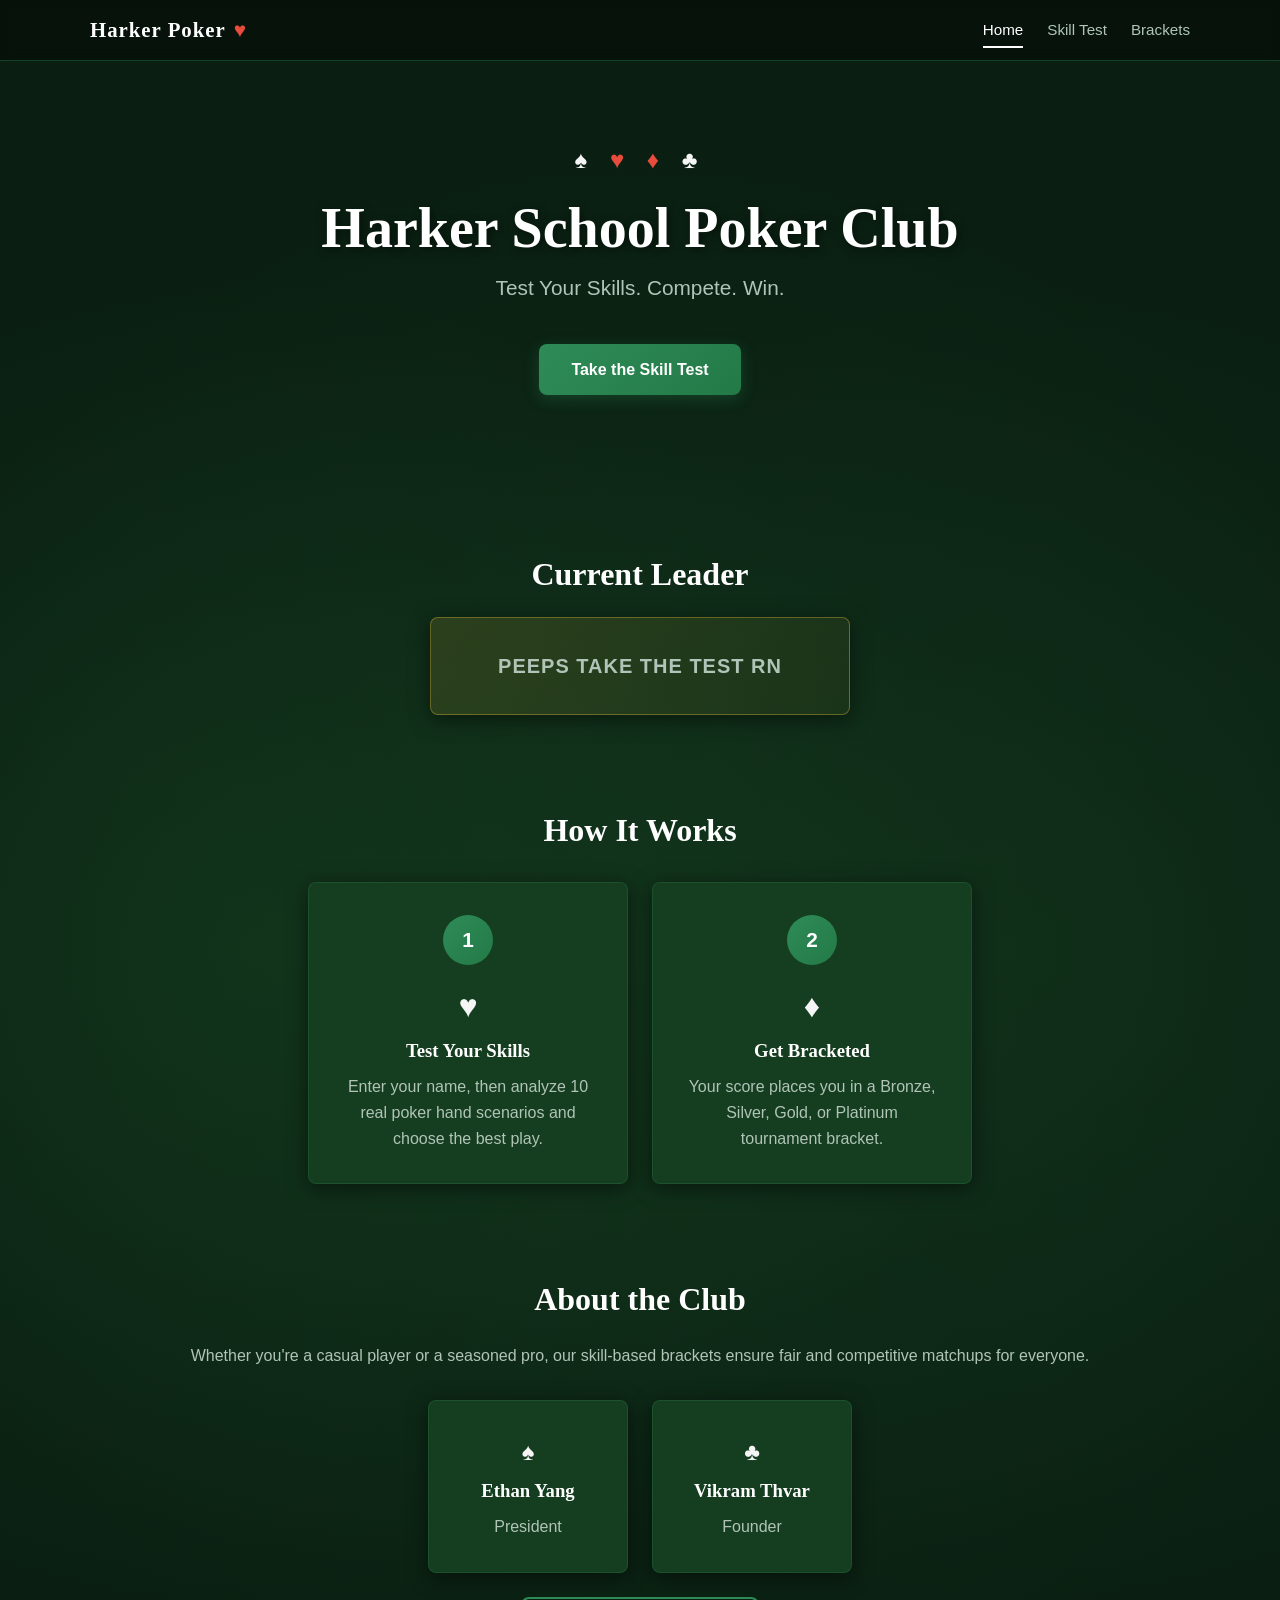
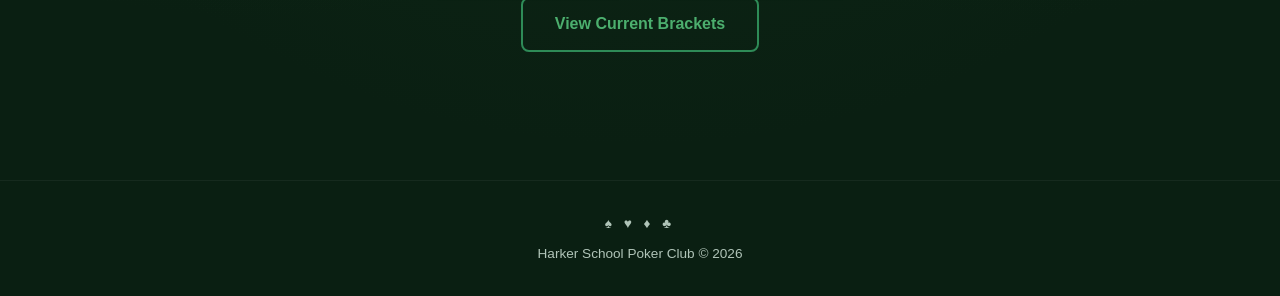
<file: index.html>
<!DOCTYPE html>
<html lang="en">
<head>
  <meta charset="UTF-8">
  <meta name="viewport" content="width=device-width, initial-scale=1.0">
  <title>Harker School Poker Club</title>
  <link rel="stylesheet" href="css/styles.css">
</head>
<body>

  <nav class="navbar">
    <div class="navbar-inner">
      <div class="navbar-brand">Harker Poker <span class="suit">&hearts;</span></div>
      <ul class="navbar-links">
        <li><a href="index.html">Home</a></li>
        <li><a href="skill-test.html">Skill Test</a></li>
        <li><a href="brackets.html">Brackets</a></li>
      </ul>
      <div class="navbar-player"></div>
    </div>
  </nav>

  <section class="hero">
    <div class="suits-decoration">
      <span class="suit-black">&spades;</span>
      <span class="suit-red">&hearts;</span>
      <span class="suit-red">&diams;</span>
      <span class="suit-black">&clubs;</span>
    </div>
    <h1>Harker School Poker Club</h1>
    <p class="tagline">Test Your Skills. Compete. Win.</p>
    <a href="register.html" class="btn btn-primary">Take the Skill Test</a>
  </section>

  <div class="container">
    <section class="top-player section">
      <h2>Current Leader</h2>
      <div id="topPlayerBox" class="card top-player-card">
        <p class="top-player-empty"><strong>PEEPS TAKE THE TEST RN</strong></p>
      </div>
    </section>

    <section class="how-it-works">
      <h2>How It Works</h2>
      <div class="steps-grid">
        <div class="card step-card">
          <div class="step-number">1</div>
          <div class="step-icon">&hearts;</div>
          <h3>Test Your Skills</h3>
          <p>Enter your name, then analyze 10 real poker hand scenarios and choose the best play.</p>
        </div>
        <div class="card step-card">
          <div class="step-number">2</div>
          <div class="step-icon">&diams;</div>
          <h3>Get Bracketed</h3>
          <p>Your score places you in a Bronze, Silver, Gold, or Platinum tournament bracket.</p>
        </div>
      </div>
    </section>

    <section class="section">
      <h2>About the Club</h2>
      <p class="section-subtitle">Whether you're a casual player or a seasoned pro, our skill-based brackets ensure fair and competitive matchups for everyone.</p>
      <div style="display:flex; justify-content:center; gap:1.5rem; flex-wrap:wrap; margin-top:1.5rem;">
        <div class="card" style="text-align:center; min-width:200px;">
          <div style="font-size:1.5rem; margin-bottom:0.5rem;">&spades;</div>
          <h3>Ethan Yang</h3>
          <p>President</p>
        </div>
        <div class="card" style="text-align:center; min-width:200px;">
          <div style="font-size:1.5rem; margin-bottom:0.5rem;">&clubs;</div>
          <h3>Vikram Thvar</h3>
          <p>Founder</p>
        </div>
      </div>
      <div style="text-align: center; margin-top: 1.5rem;">
        <a href="brackets.html" class="btn btn-secondary">View Current Brackets</a>
      </div>
    </section>
  </div>

  <footer class="footer">
    <div class="suits">&spades; &hearts; &diams; &clubs;</div>
    <p>Harker School Poker Club &copy; 2026</p>
  </footer>

  <script src="js/api.js"></script>
  <script src="js/storage.js"></script>
  <script src="js/nav.js"></script>
  <script>
    (function () {
      var box = document.getElementById('topPlayerBox');
      if (!box) return;

      function renderLeader(players) {
        if (!players.length) return;
        var top = players.slice().sort(function (a, b) { return b.score - a.score; })[0];
        if (!top || typeof top.score !== 'number') return;
        box.innerHTML =
          '<div class="top-player-crown">&#9819;</div>' +
          '<h3 class="top-player-name">' + top.name + '</h3>' +
          '<p class="top-player-score">' + top.score + ' points</p>' +
          (top.bracket ? '<p class="top-player-bracket">' + top.bracket + ' Bracket</p>' : '');
      }

      // Render from local cache immediately
      renderLeader(PokerStorage.getPlayers());
      // Then update from remote
      PokerStorage.fetchAndSyncPlayers().then(renderLeader);
    })();
  </script>
</body>
</html>
</file>
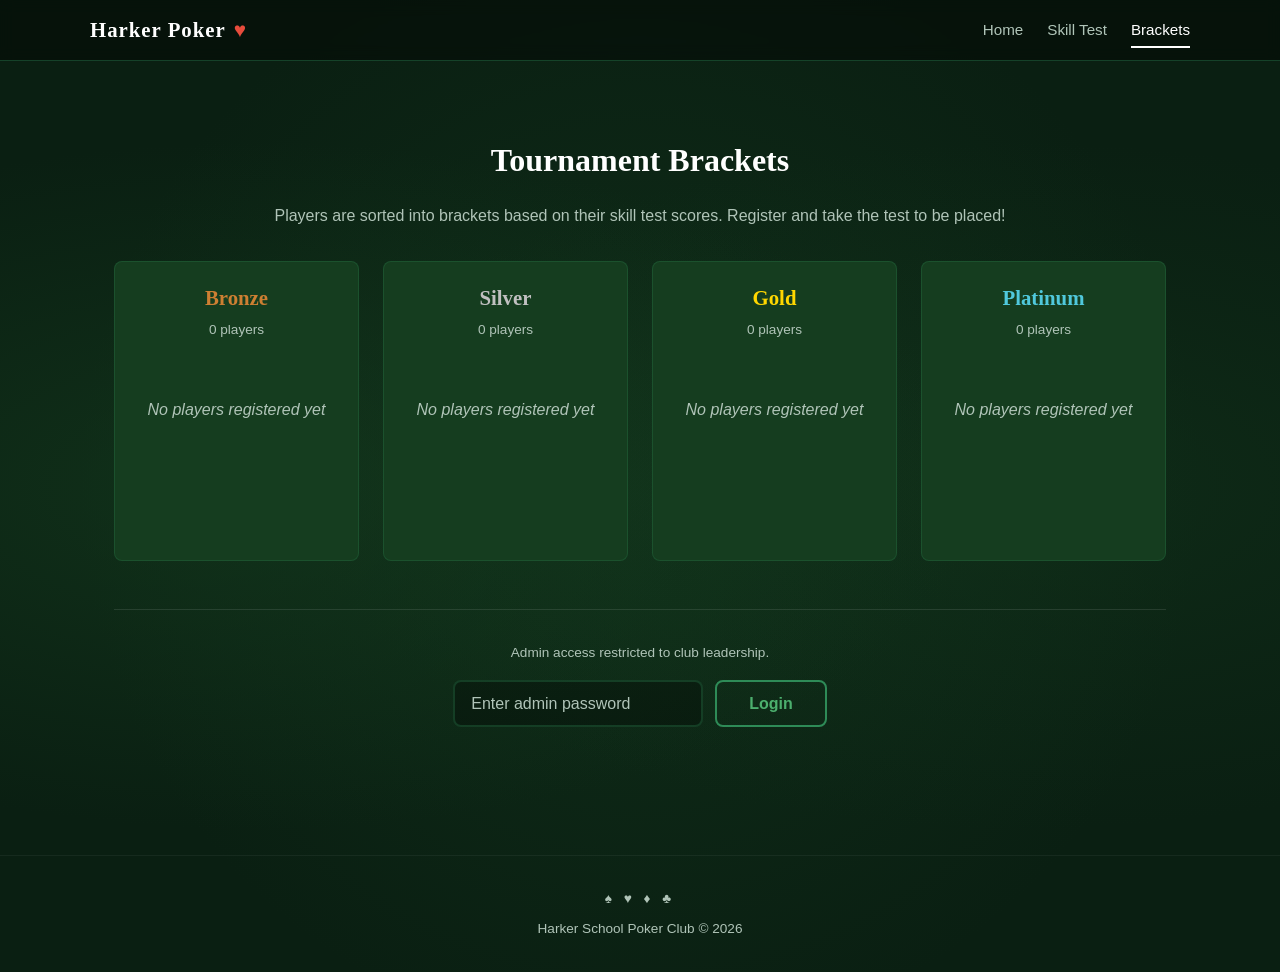
<file: brackets.html>
<!DOCTYPE html>
<html lang="en">
<head>
  <meta charset="UTF-8">
  <meta name="viewport" content="width=device-width, initial-scale=1.0">
  <title>Tournament Brackets - Harker School Poker Club</title>
  <link rel="stylesheet" href="css/styles.css">
</head>
<body>

  <nav class="navbar">
    <div class="navbar-inner">
      <div class="navbar-brand">Harker Poker <span class="suit">&hearts;</span></div>
      <ul class="navbar-links">
        <li><a href="index.html">Home</a></li>
        <li><a href="skill-test.html">Skill Test</a></li>
        <li><a href="brackets.html">Brackets</a></li>
      </ul>
      <div class="navbar-player"></div>
    </div>
  </nav>

  <div class="container">
    <section class="section">
      <h2>Tournament Brackets</h2>
      <p class="section-subtitle">Players are sorted into brackets based on their skill test scores. Register and take the test to be placed!</p>

      <div class="brackets-grid" id="bracketsGrid"></div>

      <div class="admin-section">
        <div id="adminLogin">
          <p>Admin access restricted to club leadership.</p>
          <div style="display:flex; gap:0.75rem; justify-content:center; align-items:center; flex-wrap:wrap; margin-top:0.75rem;">
            <input type="password" id="adminName" class="form-input" placeholder="Enter admin password" style="max-width:250px;">
            <button class="btn btn-secondary" id="adminLoginBtn">Login</button>
          </div>
          <div class="form-error" id="adminError">Incorrect password.</div>
        </div>
        <div id="adminPanel" style="display:none;">
          <p>Admin access granted.</p>
          <button class="btn btn-danger" id="clearDataBtn">Clear All Data</button>
          <button class="btn btn-secondary" id="adminLogout" style="margin-left:0.5rem;">Logout</button>
        </div>
      </div>
    </section>
  </div>

  <footer class="footer">
    <div class="suits">&spades; &hearts; &diams; &clubs;</div>
    <p>Harker School Poker Club &copy; 2026</p>
  </footer>

  <script src="js/api.js"></script>
  <script src="js/storage.js"></script>
  <script src="js/nav.js"></script>
  <script src="js/brackets.js"></script>
</body>
</html>
</file>
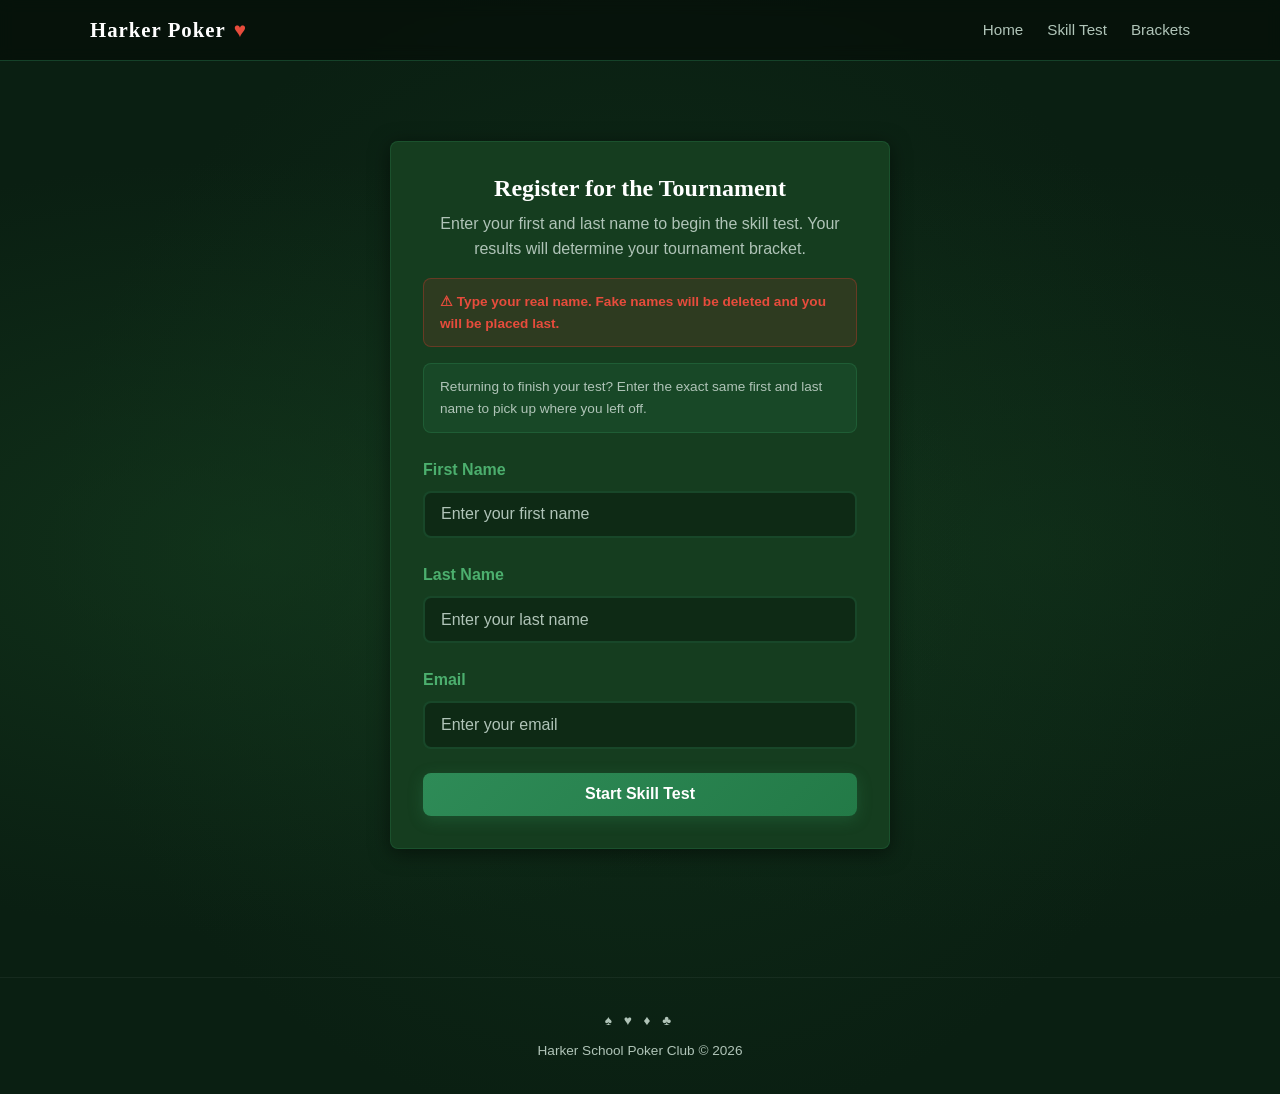
<file: register.html>
<!DOCTYPE html>
<html lang="en">
<head>
  <meta charset="UTF-8">
  <meta name="viewport" content="width=device-width, initial-scale=1.0">
  <title>Register - Harker School Poker Club</title>
  <link rel="stylesheet" href="css/styles.css">
</head>
<body>

  <nav class="navbar">
    <div class="navbar-inner">
      <div class="navbar-brand">Harker Poker <span class="suit">&hearts;</span></div>
      <ul class="navbar-links">
        <li><a href="index.html">Home</a></li>
        <li><a href="skill-test.html">Skill Test</a></li>
        <li><a href="brackets.html">Brackets</a></li>
      </ul>
      <div class="navbar-player"></div>
    </div>
  </nav>

  <div class="container">
    <div class="register-wrapper">
      <div class="card">
        <h2 style="text-align: center; margin-bottom: 0.5rem;">Register for the Tournament</h2>
        <p style="text-align: center; color: var(--text-secondary); margin-bottom: 1rem;">
          Enter your first and last name to begin the skill test. Your results will determine your tournament bracket.
        </p>
        <div style="background: rgba(192, 57, 43, 0.15); border: 1px solid rgba(192, 57, 43, 0.4); border-radius: var(--radius); padding: 0.75rem 1rem; margin-bottom: 1rem; font-size: 0.85rem; color: #e74c3c; font-weight: 600;">
          ⚠ Type your real name. Fake names will be deleted and you will be placed last.
        </div>
        <div style="background: rgba(46, 139, 87, 0.15); border: 1px solid rgba(46, 139, 87, 0.3); border-radius: var(--radius); padding: 0.75rem 1rem; margin-bottom: 1.5rem; font-size: 0.85rem; color: var(--text-secondary);">
          Returning to finish your test? Enter the exact same first and last name to pick up where you left off.
        </div>

        <form id="registerForm">
          <div class="form-group">
            <label for="firstName">First Name</label>
            <input type="text" id="firstName" class="form-input" placeholder="Enter your first name" maxlength="20" autocomplete="off">
          </div>
          <div class="form-group">
            <label for="lastName">Last Name</label>
            <input type="text" id="lastName" class="form-input" placeholder="Enter your last name" maxlength="20" autocomplete="off">
          </div>
          <div class="form-group">
            <label for="email">Email</label>
            <input type="email" id="email" class="form-input" placeholder="Enter your email" maxlength="50" autocomplete="off">
          </div>
          <div class="form-error" id="nameError">Please enter both your first and last name.</div>
          <button type="submit" class="btn btn-primary" style="width: 100%;">Start Skill Test</button>
        </form>
      </div>
    </div>
  </div>

  <footer class="footer">
    <div class="suits">&spades; &hearts; &diams; &clubs;</div>
    <p>Harker School Poker Club &copy; 2026</p>
  </footer>

  <script src="js/api.js"></script>
  <script src="js/storage.js"></script>
  <script src="js/nav.js"></script>
  <script>
    document.getElementById('registerForm').addEventListener('submit', function (e) {
      e.preventDefault();
      var first = document.getElementById('firstName').value.trim();
      var last = document.getElementById('lastName').value.trim();
      var email = document.getElementById('email').value.trim();
      var errorEl = document.getElementById('nameError');

      if (!first || !last) {
        errorEl.textContent = 'Please enter both your first and last name.';
        errorEl.classList.add('visible');
        return;
      }

      if (!email) {
        errorEl.textContent = 'Please enter your email address.';
        errorEl.classList.add('visible');
        return;
      }

      if (!/^31[a-zA-Z]+@students\.harker\.org$/.test(email)) {
        errorEl.textContent = 'Use your Harker email (31FirstLastinitial@students.harker.org).';
        errorEl.classList.add('visible');
        return;
      }

      if (!/^[A-Za-z\s\-']+$/.test(first) || !/^[A-Za-z\s\-']+$/.test(last)) {
        errorEl.textContent = 'Names must use English letters only (no numbers or foreign characters).';
        errorEl.classList.add('visible');
        return;
      }

      // Normalize: capitalize first letter of each, lowercase rest
      function capitalize(s) {
        return s.charAt(0).toUpperCase() + s.slice(1).toLowerCase();
      }
      var fullName = capitalize(first) + ' ' + capitalize(last);

      // Check if this player already completed the test
      var existingPlayers = PokerStorage.getPlayers();
      var alreadyTook = false;
      for (var i = 0; i < existingPlayers.length; i++) {
        if (existingPlayers[i].name.toLowerCase() === fullName.toLowerCase()) {
          alreadyTook = true;
          break;
        }
      }
      if (alreadyTook) {
        errorEl.textContent = 'This name has already taken the test.';
        errorEl.classList.add('visible');
        return;
      }

      // Check if this player has saved quiz progress
      var progress = PokerStorage.getQuizProgress();
      var currentPlayer = PokerStorage.getCurrentPlayer();

      if (currentPlayer && currentPlayer.name.toLowerCase() === fullName.toLowerCase() && progress) {
        // Returning player with saved progress — just resume
        errorEl.classList.remove('visible');
        window.location.replace('skill-test.html');
        return;
      }

      // New player or different name — clear old progress and start fresh
      PokerStorage.clearQuizProgress();
      errorEl.classList.remove('visible');
      PokerStorage.setCurrentPlayer(fullName, email);
      window.location.replace('skill-test.html');
    });
  </script>
</body>
</html>
</file>
<file: css/styles.css>
/* ===== CSS Variables (Harker School Theme) ===== */
:root {
  --bg-primary: #0a1f12;
  --bg-secondary: #153d1f;
  --bg-card: #1b4d28;
  --gold: #ffffff;
  --gold-light: #d4e8da;
  --accent: #2e8b57;
  --accent-light: #4caf6e;
  --red: #c0392b;
  --red-suit: #e74c3c;
  --text-primary: #f5f5f5;
  --text-secondary: #b0c4b8;
  --card-white: #fafafa;
  --shadow: rgba(0, 0, 0, 0.5);
  --radius: 8px;
  --max-width: 1100px;
}

/* ===== Reset ===== */
*, *::before, *::after {
  box-sizing: border-box;
  margin: 0;
  padding: 0;
}

/* ===== Base ===== */
body {
  font-family: -apple-system, BlinkMacSystemFont, "Segoe UI", Roboto, sans-serif;
  background-color: var(--bg-primary);
  background-image:
    radial-gradient(ellipse at 20% 50%, rgba(21, 61, 31, 0.6) 0%, transparent 50%),
    radial-gradient(ellipse at 80% 50%, rgba(21, 61, 31, 0.4) 0%, transparent 50%),
    radial-gradient(circle at 50% 50%, rgba(27, 77, 40, 0.3) 0%, transparent 70%);
  color: var(--text-primary);
  line-height: 1.6;
  min-height: 100vh;
}

h1, h2, h3, h4 {
  font-family: Georgia, "Times New Roman", serif;
  color: var(--gold);
  line-height: 1.2;
}

a {
  color: var(--gold);
  text-decoration: none;
  transition: color 0.2s;
}

a:hover {
  color: var(--gold-light);
}

/* ===== Navigation ===== */
.navbar {
  background: rgba(0, 0, 0, 0.4);
  backdrop-filter: blur(8px);
  border-bottom: 1px solid rgba(46, 139, 87, 0.4);
  padding: 0 1.5rem;
  position: sticky;
  top: 0;
  z-index: 100;
}

.navbar-inner {
  max-width: var(--max-width);
  margin: 0 auto;
  display: flex;
  align-items: center;
  justify-content: space-between;
  height: 60px;
}

.navbar-brand {
  font-family: Georgia, serif;
  font-size: 1.3rem;
  color: var(--gold);
  font-weight: bold;
  letter-spacing: 1px;
}

.navbar-brand .suit {
  color: var(--red-suit);
  margin: 0 2px;
}

.navbar-links {
  display: flex;
  gap: 1.5rem;
  list-style: none;
}

.navbar-links a {
  color: var(--text-secondary);
  font-size: 0.95rem;
  padding: 0.5rem 0;
  border-bottom: 2px solid transparent;
  transition: color 0.2s, border-color 0.2s;
}

.navbar-links a:hover,
.navbar-links a.active {
  color: var(--gold);
  border-bottom-color: var(--gold);
}

.navbar-player {
  font-size: 0.85rem;
  color: var(--text-secondary);
}

.navbar-player strong {
  color: var(--gold);
}

/* ===== Container ===== */
.container {
  max-width: var(--max-width);
  margin: 0 auto;
  padding: 2rem 1.5rem;
}

/* ===== Hero ===== */
.hero {
  text-align: center;
  padding: 5rem 1.5rem;
}

.hero h1 {
  font-size: 3.5rem;
  margin-bottom: 0.5rem;
  text-shadow: 2px 2px 8px rgba(0, 0, 0, 0.5);
}

.hero .suits-decoration {
  font-size: 1.5rem;
  margin-bottom: 1rem;
  letter-spacing: 8px;
}

.hero .suit-black { color: var(--text-primary); }
.hero .suit-red { color: var(--red-suit); }

.hero .tagline {
  font-size: 1.3rem;
  color: var(--text-secondary);
  margin-bottom: 2.5rem;
}

/* ===== Buttons ===== */
.btn {
  display: inline-block;
  padding: 0.8rem 2rem;
  border: none;
  border-radius: var(--radius);
  font-size: 1rem;
  font-weight: 600;
  cursor: pointer;
  transition: all 0.2s;
  text-align: center;
}

.btn-primary {
  background: linear-gradient(135deg, var(--accent), #237a47);
  color: #ffffff;
  box-shadow: 0 4px 15px rgba(46, 139, 87, 0.3);
}

.btn-primary:hover {
  background: linear-gradient(135deg, var(--accent-light), var(--accent));
  box-shadow: 0 4px 20px rgba(46, 139, 87, 0.5);
  transform: translateY(-1px);
  color: #ffffff;
}

.btn-secondary {
  background: transparent;
  color: var(--accent-light);
  border: 2px solid var(--accent);
}

.btn-secondary:hover {
  background: rgba(46, 139, 87, 0.15);
}

.btn-submit {
  background: linear-gradient(135deg, #e6a817, #c4900a);
  color: #ffffff;
  box-shadow: 0 4px 15px rgba(230, 168, 23, 0.3);
}

.btn-submit:hover:not(:disabled) {
  background: linear-gradient(135deg, #f0b828, #e6a817);
  box-shadow: 0 4px 20px rgba(230, 168, 23, 0.5);
  transform: translateY(-1px);
}

.btn-submit:disabled {
  opacity: 0.4;
  cursor: not-allowed;
}

.btn-danger {
  background: var(--red);
  color: white;
}

.btn-danger:hover {
  background: #a93226;
}

.btn:disabled {
  opacity: 0.5;
  cursor: not-allowed;
  transform: none;
}

/* ===== Cards ===== */
.card {
  background: var(--bg-secondary);
  border: 1px solid rgba(46, 139, 87, 0.25);
  border-radius: var(--radius);
  padding: 2rem;
  box-shadow: 0 4px 20px var(--shadow);
  transition: transform 0.2s, box-shadow 0.2s;
}

.card:hover {
  transform: translateY(-2px);
  box-shadow: 0 6px 25px var(--shadow);
}

.card h3 {
  margin-bottom: 0.75rem;
}

.card p {
  color: var(--text-secondary);
}

/* ===== Top Player ===== */
.top-player {
  padding: 3rem 0 1rem;
  text-align: center;
}

.top-player h2 {
  font-size: 2rem;
  margin-bottom: 1.5rem;
}

.top-player-card {
  max-width: 420px;
  margin: 0 auto;
  text-align: center;
  padding: 2rem 1.5rem;
  background: linear-gradient(135deg, rgba(212, 175, 55, 0.15), rgba(212, 175, 55, 0.05));
  border: 1px solid rgba(212, 175, 55, 0.4);
}

.top-player-crown {
  font-size: 2.5rem;
  color: #d4af37;
  margin-bottom: 0.5rem;
}

.top-player-name {
  font-size: 1.5rem;
  margin-bottom: 0.5rem;
}

.top-player-score {
  font-size: 1.1rem;
  color: #d4af37;
  font-weight: 600;
  margin-bottom: 0.25rem;
}

.top-player-bracket {
  color: var(--text-secondary);
  font-size: 0.9rem;
}

.top-player-empty {
  font-size: 1.25rem;
  font-weight: 900;
  letter-spacing: 0.05em;
  color: var(--text-primary);
  text-transform: uppercase;
  margin: 0;
}

/* ===== How It Works Grid ===== */
.how-it-works {
  padding: 3rem 0;
}

.how-it-works h2 {
  text-align: center;
  font-size: 2rem;
  margin-bottom: 2rem;
}

.steps-grid {
  display: grid;
  grid-template-columns: repeat(2, minmax(0, 320px));
  gap: 1.5rem;
  justify-content: center;
}

.step-card {
  text-align: center;
  position: relative;
}

.step-number {
  display: inline-flex;
  align-items: center;
  justify-content: center;
  width: 50px;
  height: 50px;
  border-radius: 50%;
  background: linear-gradient(135deg, var(--accent), #237a47);
  color: #ffffff;
  font-size: 1.3rem;
  font-weight: bold;
  margin-bottom: 1rem;
}

.step-icon {
  font-size: 2rem;
  margin-bottom: 0.5rem;
}

/* ===== Section ===== */
.section {
  padding: 3rem 0;
}

.section h2 {
  text-align: center;
  font-size: 2rem;
  margin-bottom: 1.5rem;
}

.section-subtitle {
  text-align: center;
  color: var(--text-secondary);
  margin-bottom: 2rem;
}

/* ===== Forms ===== */
.form-group {
  margin-bottom: 1.5rem;
}

.form-group label {
  display: block;
  margin-bottom: 0.5rem;
  color: var(--accent-light);
  font-weight: 600;
}

.form-input {
  width: 100%;
  padding: 0.8rem 1rem;
  background: rgba(0, 0, 0, 0.3);
  border: 2px solid rgba(46, 139, 87, 0.3);
  border-radius: var(--radius);
  color: var(--text-primary);
  font-size: 1rem;
  transition: border-color 0.2s;
}

.form-input:focus {
  outline: none;
  border-color: var(--accent-light);
}

.form-input::placeholder {
  color: var(--text-secondary);
}

.form-error {
  color: var(--red-suit);
  font-size: 0.85rem;
  margin-top: 0.3rem;
  display: none;
}

.form-error.visible {
  display: block;
}

/* ===== Register Card ===== */
.register-wrapper {
  max-width: 500px;
  margin: 3rem auto;
}

/* ===== Skill Test ===== */
.progress-bar-container {
  background: rgba(0, 0, 0, 0.3);
  border-radius: 20px;
  height: 12px;
  margin-bottom: 0.5rem;
  overflow: hidden;
}

.progress-bar {
  height: 100%;
  background: linear-gradient(90deg, var(--accent), var(--accent-light));
  border-radius: 20px;
  transition: width 0.4s ease;
}

.progress-text {
  text-align: center;
  font-size: 0.9rem;
  color: var(--text-secondary);
  margin-bottom: 2rem;
}

.scenario-card {
  max-width: 700px;
  margin: 0 auto;
}

.scenario-header {
  display: flex;
  align-items: center;
  gap: 0.75rem;
  margin-bottom: 1.5rem;
}

.scenario-badge {
  background: var(--accent);
  color: #ffffff;
  font-size: 0.8rem;
  font-weight: bold;
  padding: 0.3rem 0.8rem;
  border-radius: 20px;
  white-space: nowrap;
}

.scenario-title {
  font-size: 1.2rem;
  color: var(--accent-light);
}

.scenario-situation {
  background: rgba(0, 0, 0, 0.25);
  border-left: 3px solid var(--accent);
  padding: 1rem 1.25rem;
  margin-bottom: 1.5rem;
  border-radius: 0 var(--radius) var(--radius) 0;
  line-height: 1.7;
}

.hand-info {
  display: flex;
  gap: 1.5rem;
  flex-wrap: wrap;
  margin-bottom: 1.5rem;
}

.hand-info-item {
  background: rgba(0, 0, 0, 0.2);
  padding: 0.5rem 1rem;
  border-radius: var(--radius);
  font-size: 0.9rem;
}

.hand-info-item strong {
  color: var(--accent-light);
  display: block;
  font-size: 0.75rem;
  text-transform: uppercase;
  letter-spacing: 1px;
  margin-bottom: 0.2rem;
}

.hand-info-item .cards {
  font-size: 1.1rem;
  letter-spacing: 2px;
}

.options-list {
  display: flex;
  flex-direction: column;
  gap: 0.75rem;
  margin-bottom: 1.5rem;
}

.option-btn {
  display: block;
  width: 100%;
  text-align: left;
  padding: 1rem 1.25rem;
  background: rgba(0, 0, 0, 0.2);
  border: 2px solid rgba(255, 255, 255, 0.1);
  border-radius: var(--radius);
  color: var(--text-primary);
  font-size: 0.95rem;
  cursor: pointer;
  transition: all 0.2s;
}

.option-btn:hover:not(.selected):not(.correct):not(.wrong):not(.missed) {
  border-color: var(--accent-light);
  background: rgba(46, 139, 87, 0.1);
}

.option-btn.selected {
  border-color: var(--accent-light);
  background: rgba(46, 139, 87, 0.15);
}

.option-btn.correct {
  border-color: #27ae60;
  background: rgba(39, 174, 96, 0.15);
}

.option-btn.wrong {
  border-color: var(--red-suit);
  background: rgba(231, 76, 60, 0.15);
}

.option-btn.missed {
  border-color: rgba(39, 174, 96, 0.4);
  background: rgba(39, 174, 96, 0.05);
}

.option-label {
  font-weight: 600;
  color: var(--accent-light);
  margin-right: 0.5rem;
}

.explanation-box {
  background: rgba(0, 0, 0, 0.3);
  border: 1px solid rgba(46, 139, 87, 0.3);
  border-radius: var(--radius);
  padding: 1rem 1.25rem;
  margin-bottom: 1.5rem;
  display: none;
}

.explanation-box.visible {
  display: block;
}

.explanation-box h4 {
  font-size: 0.9rem;
  margin-bottom: 0.5rem;
}

.explanation-box p {
  color: var(--text-secondary);
  font-size: 0.9rem;
}

.points-earned {
  display: inline-block;
  padding: 0.2rem 0.6rem;
  border-radius: 12px;
  font-size: 0.8rem;
  font-weight: bold;
  margin-left: 0.5rem;
}

.points-earned.high { background: rgba(39, 174, 96, 0.3); color: #2ecc71; }
.points-earned.mid { background: rgba(241, 196, 15, 0.3); color: #f1c40f; }
.points-earned.low { background: rgba(231, 76, 60, 0.3); color: #e74c3c; }

.scenario-actions {
  text-align: center;
}

/* ===== Results ===== */
.results-card {
  max-width: 500px;
  margin: 2rem auto;
  text-align: center;
}

.results-card h2 {
  margin-bottom: 1rem;
}

.score-display {
  font-size: 3rem;
  font-weight: bold;
  color: var(--accent-light);
  margin-bottom: 0.5rem;
}

.score-display span {
  font-size: 1.5rem;
  color: var(--text-secondary);
}

.bracket-result {
  font-size: 1.5rem;
  font-family: Georgia, serif;
  margin: 1rem 0 2rem;
  padding: 0.75rem 1.5rem;
  border-radius: var(--radius);
  display: inline-block;
}

.bracket-result.bronze {
  background: rgba(205, 127, 50, 0.2);
  color: #cd7f32;
  border: 2px solid rgba(205, 127, 50, 0.4);
}

.bracket-result.silver {
  background: rgba(192, 192, 192, 0.2);
  color: #c0c0c0;
  border: 2px solid rgba(192, 192, 192, 0.4);
}

.bracket-result.gold {
  background: rgba(255, 215, 0, 0.2);
  color: #ffd700;
  border: 2px solid rgba(255, 215, 0, 0.4);
}

.bracket-result.platinum {
  background: rgba(80, 200, 220, 0.2);
  color: #50c8dc;
  border: 2px solid rgba(80, 200, 220, 0.4);
}

.results-actions {
  display: flex;
  gap: 1rem;
  justify-content: center;
  flex-wrap: wrap;
}

/* ===== Brackets Page ===== */
.brackets-grid {
  display: grid;
  grid-template-columns: repeat(4, 1fr);
  gap: 1.5rem;
  margin-top: 2rem;
}

.bracket-column {
  background: var(--bg-secondary);
  border: 1px solid rgba(46, 139, 87, 0.25);
  border-radius: var(--radius);
  padding: 1.5rem;
  min-height: 300px;
}

.bracket-column h3 {
  text-align: center;
  margin-bottom: 0.5rem;
  font-size: 1.3rem;
}

.bracket-column.bronze h3 { color: #cd7f32; }
.bracket-column.silver h3 { color: #c0c0c0; }
.bracket-column.gold h3 { color: #ffd700; }
.bracket-column.platinum h3 { color: #50c8dc; }

.bracket-count {
  text-align: center;
  font-size: 0.85rem;
  color: var(--text-secondary);
  margin-bottom: 1.5rem;
}

.bracket-empty {
  text-align: center;
  color: var(--text-secondary);
  font-style: italic;
  padding: 2rem 0;
}

/* Bracket matchups */
.bracket-round {
  margin-bottom: 1.5rem;
}

.round-label {
  font-size: 0.75rem;
  text-transform: uppercase;
  letter-spacing: 1px;
  color: var(--text-secondary);
  text-align: center;
  margin-bottom: 0.75rem;
}

.matchup {
  background: rgba(0, 0, 0, 0.2);
  border: 1px solid rgba(255, 255, 255, 0.1);
  border-radius: var(--radius);
  margin-bottom: 0.5rem;
  overflow: hidden;
}

.matchup-player {
  padding: 0.5rem 0.75rem;
  font-size: 0.85rem;
  display: flex;
  justify-content: space-between;
  align-items: center;
}

.matchup-player:first-child {
  border-bottom: 1px solid rgba(255, 255, 255, 0.05);
}

.matchup-player .seed {
  color: var(--text-secondary);
  font-size: 0.75rem;
  margin-right: 0.5rem;
}

.matchup-player .name {
  flex: 1;
}

.matchup-player .score {
  color: var(--accent-light);
  font-size: 0.8rem;
}

.matchup-player.bye {
  color: var(--text-secondary);
  font-style: italic;
}

/* Player list (when not enough for brackets) */
.player-list {
  list-style: none;
}

.player-list li {
  padding: 0.6rem 0.75rem;
  display: flex;
  justify-content: space-between;
  border-bottom: 1px solid rgba(255, 255, 255, 0.05);
  font-size: 0.9rem;
}

.player-list li:last-child {
  border-bottom: none;
}

.player-list .player-score {
  color: var(--accent-light);
  font-size: 0.85rem;
}

/* Admin inline controls */
.admin-move-select {
  padding: 0.2rem 0.4rem;
  background: rgba(0, 0, 0, 0.3);
  border: 1px solid rgba(46, 139, 87, 0.4);
  border-radius: 4px;
  color: var(--text-primary);
  font-size: 0.75rem;
  cursor: pointer;
}

.admin-move-select:focus {
  outline: none;
  border-color: var(--accent-light);
}

.admin-remove-btn {
  background: rgba(192, 57, 43, 0.3);
  border: 1px solid rgba(192, 57, 43, 0.5);
  border-radius: 4px;
  color: var(--red-suit);
  font-size: 1rem;
  line-height: 1;
  padding: 0.1rem 0.4rem;
  cursor: pointer;
  transition: background 0.2s;
}

.admin-remove-btn:hover {
  background: rgba(192, 57, 43, 0.5);
}

.admin-email {
  font-size: 0.8em;
  color: var(--text-secondary);
  opacity: 0.85;
}

/* Admin section */
.admin-section {
  margin-top: 3rem;
  padding-top: 2rem;
  border-top: 1px solid rgba(255, 255, 255, 0.1);
  text-align: center;
}

.admin-section p {
  color: var(--text-secondary);
  font-size: 0.85rem;
  margin-bottom: 1rem;
}

/* ===== Footer ===== */
.footer {
  text-align: center;
  padding: 2rem 1.5rem;
  color: var(--text-secondary);
  font-size: 0.85rem;
  border-top: 1px solid rgba(255, 255, 255, 0.05);
  margin-top: 3rem;
}

.footer .suits {
  letter-spacing: 4px;
  margin-bottom: 0.5rem;
}

/* ===== Responsive ===== */
@media (max-width: 768px) {
  .hero h1 {
    font-size: 2.5rem;
  }

  .steps-grid {
    grid-template-columns: 1fr;
    gap: 1rem;
  }

  .brackets-grid {
    grid-template-columns: 1fr;
  }

  .navbar-links {
    gap: 1rem;
  }

  .navbar-links a {
    font-size: 0.85rem;
  }

  .hand-info {
    flex-direction: column;
    gap: 0.75rem;
  }
}

@media (max-width: 480px) {
  .hero h1 {
    font-size: 2rem;
  }

  .hero .tagline {
    font-size: 1.1rem;
  }

  .navbar-inner {
    flex-wrap: wrap;
    height: auto;
    padding: 0.75rem 0;
    gap: 0.5rem;
  }

  .navbar-links {
    gap: 0.75rem;
  }

  .container {
    padding: 1.5rem 1rem;
  }
}
</file>
